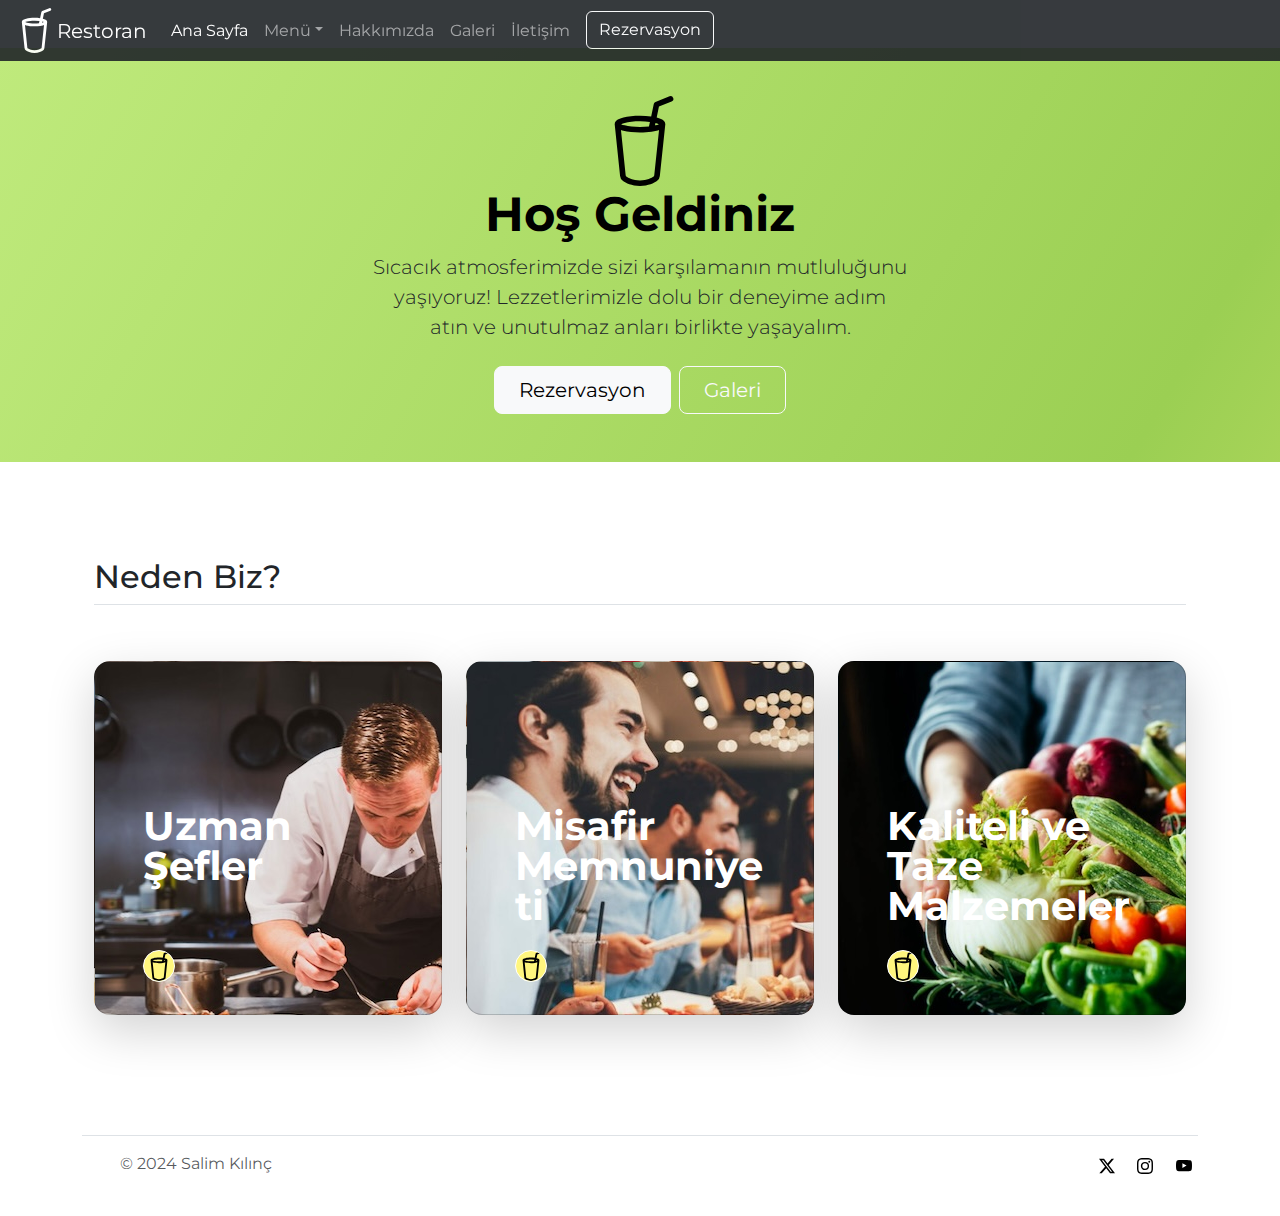
<file: index.html>
<!DOCTYPE html>
<html lang="tr-TR">
<head>
    <meta charset="UTF-8">
    <meta name="viewport" content="width=device-width, initial-scale=1.0">
    <title>Restoran</title>
    <link rel="icon" href="./assets/icons/cup-straw.svg">
    <link href="https://cdn.jsdelivr.net/npm/bootstrap@5.3.3/dist/css/bootstrap.min.css" rel="stylesheet" integrity="sha384-QWTKZyjpPEjISv5WaRU9OFeRpok6YctnYmDr5pNlyT2bRjXh0JMhjY6hW+ALEwIH" crossorigin="anonymous">
    <link rel="preconnect" href="https://fonts.googleapis.com">
    <link rel="preconnect" href="https://fonts.gstatic.com" crossorigin>
    <link href="https://fonts.googleapis.com/css2?family=Montserrat:ital,wght@0,100..900;1,100..900&display=swap" rel="stylesheet">
    <link href="./style.css" rel="stylesheet">
</head>
<body>
    <nav class="navbar navbar-expand-lg navbar-dark fixed-top bg-dark" aria-label="Fifth navbar example">
        <div class="container-fluid" bis_skin_checked="1">
          <img src="./assets/icons/cup-straw.svg" alt="cup-straw" style="height: 5vh; width: 5vh; filter: invert(100%) sepia(100%) saturate(0%) hue-rotate(288deg) brightness(102%) contrast(102%);">
          <a class="navbar-brand" href="./index.html">Restoran</a>
          <button class="navbar-toggler" type="button" data-bs-toggle="collapse" data-bs-target="#navbarsExample05" aria-controls="navbarsExample05" aria-expanded="false" aria-label="Toggle navigation">
            <span class="navbar-toggler-icon"></span>
          </button>
          <div class="collapse navbar-collapse" id="navbarsExample05" bis_skin_checked="1">
            <ul class="navbar-nav me-auto mb-2 mb-lg-0">
              <li class="nav-item">
                <a class="nav-link active" aria-current="page" href="./index.html">Ana Sayfa</a>
              </li>
              <li class="nav-item dropdown">
                <a class="nav-link dropdown-toggle" href="#" data-bs-toggle="dropdown" aria-expanded="false">Menü</a>
                <ul class="dropdown-menu">
                  <li><a class="dropdown-item" href="./assets/documents/menu.pdf" target="_blank">Kahvaltılar</a></li>
                  <li><a class="dropdown-item" href="./assets/documents/menu.pdf" target="_blank">Ana Yemekler</a></li>
                  <li><a class="dropdown-item" href="./assets/documents/menu.pdf" target="_blank">İçecekler</a></li>
                </ul>
              </li>
              <li class="nav-item">
                <a class="nav-link" href="./public/about.html">Hakkımızda</a>
              </li>
              <li class="nav-item">
                <a class="nav-link" href="./public/gallery.html">Galeri</a>
              </li>
              <li class="nav-item">
                <a class="nav-link" href="./public/contact.html">İletişim</a>
              </li>
              <li class="nav-item mx-2">
                <a href="./public/reservation.html" class="btn btn-outline-light" tabindex="-1" role="button">Rezervasyon</a>
              </li>
            </ul>
          </div>
        </div>
      </nav>
      <section id="home-hero" class="gradient-background">
        <div class="container">
            <div class="px-4 py-5 my-5 text-center" bis_skin_checked="1">
                <img src="./assets/icons/cup-straw.svg" alt="cup-straw" style="height: 10vh; width: 10vh;">
                <h1 class="display-5 fw-bold text-body-emphasis">Hoş Geldiniz</h1>
                <div class="col-lg-6 mx-auto" bis_skin_checked="1">
                    <p class="lead mb-4">Sıcacık atmosferimizde sizi karşılamanın mutluluğunu yaşıyoruz! Lezzetlerimizle dolu bir deneyime adım atın ve unutulmaz anları birlikte yaşayalım.</p>
                    <div class="d-grid gap-2 d-sm-flex justify-content-sm-center" bis_skin_checked="1">
                        <a href="./public/reservation.html" class="btn btn-light btn-lg px-4 gap-3" tabindex="-1" role="button">Rezervasyon</a>
                        <a href="./public/gallery.html" class="btn btn-outline-light btn-lg px-4 gap-3" tabindex="-1" role="button">Galeri</a>
                    </div>
                </div>
            </div>
        </div>
      </section>
      <section id="home-feature">
        <div class="container px-4 py-5" id="custom-cards" bis_skin_checked="1">
            <h2 class="pb-2 border-bottom">Neden Biz?</h2>
        
            <div class="row row-cols-1 row-cols-lg-3 align-items-stretch g-4 py-5" bis_skin_checked="1">
              <div class="col" bis_skin_checked="1">
                <div class="card card-cover h-100 overflow-hidden text-bg-dark rounded-4 shadow-lg" style="background-image: url('./assets/images/expert-chefs.jpeg');" bis_skin_checked="1">
                  <div class="d-flex flex-column h-100 p-5 pb-3 text-white text-shadow-1" bis_skin_checked="1">
                    <h3 class="pt-5 mt-5 mb-4 display-6 lh-1 fw-bold">Uzman Şefler</h3>
                    <ul class="d-flex list-unstyled mt-auto">
                      <li class="me-auto">
                        <img src="./assets/icons/cup-straw.svg" alt="Bootstrap" width="32" height="32" class="rounded-circle border border-white" style="background-color: #FFF67E;">
                      </li>
                    </ul>
                  </div>
                </div>
              </div>
        
              <div class="col" bis_skin_checked="1">
                <div class="card card-cover h-100 overflow-hidden text-bg-dark rounded-4 shadow-lg" style="background-image: url('./assets/images/customer-satisfaction.jpeg');" bis_skin_checked="1">
                  <div class="d-flex flex-column h-100 p-5 pb-3 text-white text-shadow-1" bis_skin_checked="1">
                    <h3 class="pt-5 mt-5 mb-4 display-6 lh-1 fw-bold">Misafir Memnuniyeti</h3>
                    <ul class="d-flex list-unstyled mt-auto">
                      <li class="me-auto">
                        <img src="./assets/icons/cup-straw.svg" alt="Bootstrap" width="32" height="32" class="rounded-circle border border-white" style="background-color: #FFF67E;">
                      </li>
                    </ul>
                  </div>
                </div>
              </div>
        
              <div class="col" bis_skin_checked="1">
                <div class="card card-cover h-100 overflow-hidden text-bg-dark rounded-4 shadow-lg" style="background-image: url('./assets/images/quality-and-fresh-ingredients.jpeg');" bis_skin_checked="1">
                  <div class="d-flex flex-column h-100 p-5 pb-3 text-shadow-1" bis_skin_checked="1">
                    <h3 class="pt-5 mt-5 mb-4 display-6 lh-1 fw-bold">Kaliteli ve Taze Malzemeler</h3>
                    <ul class="d-flex list-unstyled mt-auto">
                      <li class="me-auto">
                        <img src="./assets/icons/cup-straw.svg" alt="Bootstrap" width="32" height="32" class="rounded-circle border border-white" style="background-color: #FFF67E;">
                      </li>
                    </ul>
                  </div>
                </div>
              </div>
            </div>
          </div>
      </section>
      <div class="container" bis_skin_checked="1">
        <footer class="d-flex flex-wrap justify-content-between align-items-center py-3 my-4 border-top">
          <div class="col-md-4 d-flex align-items-center" bis_skin_checked="1">
            <a href="/" class="mb-3 me-2 mb-md-0 text-body-secondary text-decoration-none lh-1">
              <svg class="bi" width="30" height="24"><use xlink:href="#bootstrap"></use></svg>
            </a>
            <span class="mb-3 mb-md-0 text-body-secondary">© 2024 Salim Kılınç</span>
          </div>
          <ul class="nav col-md-4 justify-content-end list-unstyled d-flex">
            <li class="ms-3"><a class="text-body-secondary" href="#"><img src="./assets/icons/twitter-x.svg" alt="twitter-x"></a></li>
            <li class="ms-3"><a class="text-body-secondary" href="#"><img src="./assets/icons/instagram.svg" alt="instagram"></a></li>
            <li class="ms-3"><a class="text-body-secondary" href="#"><img src="./assets/icons/youtube.svg" alt="youtube"></a></li>
          </ul>
        </footer>
      </div>
      <script src="https://cdn.jsdelivr.net/npm/bootstrap@5.3.3/dist/js/bootstrap.bundle.min.js" integrity="sha384-YvpcrYf0tY3lHB60NNkmXc5s9fDVZLESaAA55NDzOxhy9GkcIdslK1eN7N6jIeHz" crossorigin="anonymous"></script>
</body>
</html>
</file>
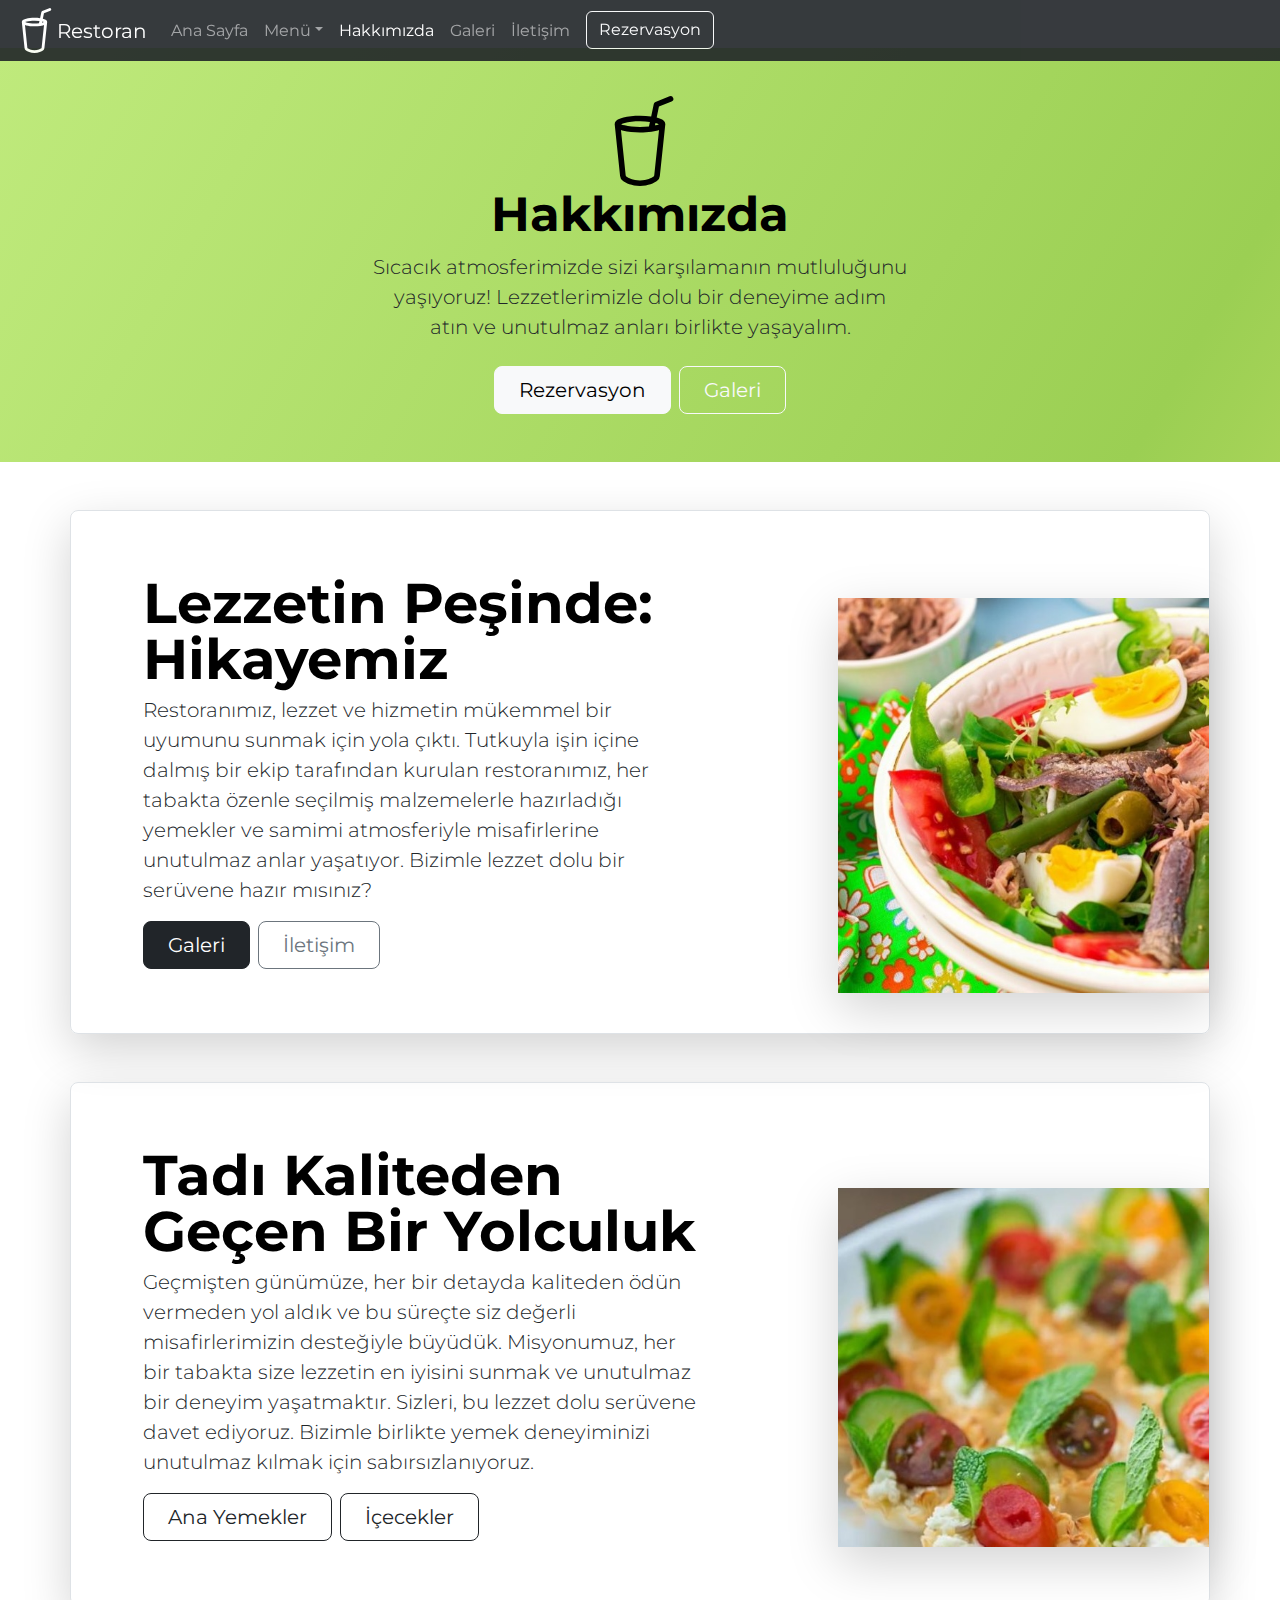
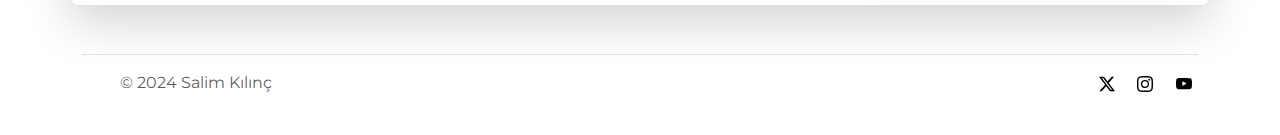
<file: public/about.html>
<!DOCTYPE html>
<html lang="tr-TR">
<head>
    <meta charset="UTF-8">
    <meta name="viewport" content="width=device-width, initial-scale=1.0">
    <title>Hakkımızda | Restoran</title>
    <link rel="icon" href="../assets/icons/cup-straw.svg">
    <link href="https://cdn.jsdelivr.net/npm/bootstrap@5.3.3/dist/css/bootstrap.min.css" rel="stylesheet" integrity="sha384-QWTKZyjpPEjISv5WaRU9OFeRpok6YctnYmDr5pNlyT2bRjXh0JMhjY6hW+ALEwIH" crossorigin="anonymous">
    <link rel="preconnect" href="https://fonts.googleapis.com">
    <link rel="preconnect" href="https://fonts.gstatic.com" crossorigin>
    <link href="https://fonts.googleapis.com/css2?family=Montserrat:ital,wght@0,100..900;1,100..900&display=swap" rel="stylesheet">
    <link href="../style.css" rel="stylesheet">
</head>
<body>
    <nav class="navbar navbar-expand-lg navbar-dark fixed-top bg-dark" aria-label="Fifth navbar example">
        <div class="container-fluid" bis_skin_checked="1">
          <img src="../assets/icons/cup-straw.svg" alt="cup-straw" style="height: 5vh; width: 5vh; filter: invert(100%) sepia(100%) saturate(0%) hue-rotate(288deg) brightness(102%) contrast(102%);">
          <a class="navbar-brand" href="../index.html">Restoran</a>
          <button class="navbar-toggler" type="button" data-bs-toggle="collapse" data-bs-target="#navbarsExample05" aria-controls="navbarsExample05" aria-expanded="false" aria-label="Toggle navigation">
            <span class="navbar-toggler-icon"></span>
          </button>
          <div class="collapse navbar-collapse" id="navbarsExample05" bis_skin_checked="1">
            <ul class="navbar-nav me-auto mb-2 mb-lg-0">
              <li class="nav-item">
                <a class="nav-link" href="../index.html">Ana Sayfa</a>
              </li>
              <li class="nav-item dropdown">
                <a class="nav-link dropdown-toggle" href="#" data-bs-toggle="dropdown" aria-expanded="false">Menü</a>
                <ul class="dropdown-menu">
                  <li><a class="dropdown-item" href="../assets/documents/menu.pdf" target="_blank">Kahvaltılar</a></li>
                  <li><a class="dropdown-item" href="../assets/documents/menu.pdf" target="_blank">Ana Yemekler</a></li>
                  <li><a class="dropdown-item" href="../assets/documents/menu.pdf" target="_blank">İçecekler</a></li>
                </ul>
              </li>
              <li class="nav-item">
                <a class="nav-link active" aria-current="page" href="./about.html">Hakkımızda</a>
              </li>
              <li class="nav-item">
                <a class="nav-link" href="./gallery.html">Galeri</a>
              </li>
              <li class="nav-item">
                <a class="nav-link" href="./contact.html">İletişim</a>
              </li>
              <li class="nav-item mx-2">
                <a href="./reservation.html" class="btn btn-outline-light" tabindex="-1" role="button">Rezervasyon</a>
              </li>
            </ul>
          </div>
        </div>
      </nav>
      <section id="about-hero" class="gradient-background">
        <div class="container">
            <div class="px-4 py-5 my-5 text-center" bis_skin_checked="1">
                <img src="../assets/icons/cup-straw.svg" alt="cup-straw" style="height: 10vh; width: 10vh;">
                <h1 class="display-5 fw-bold text-body-emphasis">Hakkımızda</h1>
                <div class="col-lg-6 mx-auto" bis_skin_checked="1">
                    <p class="lead mb-4">Sıcacık atmosferimizde sizi karşılamanın mutluluğunu yaşıyoruz! Lezzetlerimizle dolu bir deneyime adım atın ve unutulmaz anları birlikte yaşayalım.</p>
                    <div class="d-grid gap-2 d-sm-flex justify-content-sm-center" bis_skin_checked="1">
                        <a href="./reservation.html" class="btn btn-light btn-lg px-4 gap-3" tabindex="-1" role="button">Rezervasyon</a>
                        <a href="./gallery.html" class="btn btn-outline-light btn-lg px-4 gap-3" tabindex="-1" role="button">Galeri</a>
                    </div>
                </div>
            </div>
        </div>
      </section>
      <div class="container my-5" bis_skin_checked="1">
        <div class="row p-4 pb-0 pe-lg-0 pt-lg-5 align-items-center rounded-3 border shadow-lg" bis_skin_checked="1">
          <div class="col-lg-7 p-3 p-lg-5 pt-lg-3" bis_skin_checked="1">
            <h1 class="display-4 fw-bold lh-1 text-body-emphasis">Lezzetin Peşinde: Hikayemiz</h1>
            <p class="lead">Restoranımız, lezzet ve hizmetin mükemmel bir uyumunu sunmak için yola çıktı. Tutkuyla işin içine dalmış bir ekip tarafından kurulan restoranımız, her tabakta özenle seçilmiş malzemelerle hazırladığı yemekler ve samimi atmosferiyle misafirlerine unutulmaz anlar yaşatıyor. Bizimle lezzet dolu bir serüvene hazır mısınız?</p>
            <div class="d-grid gap-2 d-md-flex justify-content-md-start mb-4 mb-lg-3" bis_skin_checked="1">
              <a href="./gallery.html" class="btn btn-dark btn-lg px-4 gap-3" tabindex="-1" role="button">Galeri</a>
              <a href="./contact.html" class="btn btn-outline-secondary btn-lg px-4 gap-3" tabindex="-1" role="button">İletişim</a>
            </div>
          </div>
          <div class="col-lg-4 offset-lg-1 p-0 overflow-hidden shadow-lg" bis_skin_checked="1">
              <img class="rounded-lg-3" src="../assets/images/about-photo-1.jpeg" alt="" width="720">
          </div>
        </div>
      </div>
      <div class="container my-5" bis_skin_checked="1">
        <div class="row p-4 pb-0 pe-lg-0 pt-lg-5 align-items-center rounded-3 border shadow-lg" bis_skin_checked="1">
          <div class="col-lg-7 p-3 p-lg-5 pt-lg-3" bis_skin_checked="1">
            <h1 class="display-4 fw-bold lh-1 text-body-emphasis">Tadı Kaliteden Geçen Bir Yolculuk</h1>
            <p class="lead">Geçmişten günümüze, her bir detayda kaliteden ödün vermeden yol aldık ve bu süreçte siz değerli misafirlerimizin desteğiyle büyüdük. Misyonumuz, her bir tabakta size lezzetin en iyisini sunmak ve unutulmaz bir deneyim yaşatmaktır. Sizleri, bu lezzet dolu serüvene davet ediyoruz. Bizimle birlikte yemek deneyiminizi unutulmaz kılmak için sabırsızlanıyoruz.</p>
            <div class="d-grid gap-2 d-md-flex justify-content-md-start mb-4 mb-lg-3" bis_skin_checked="1">
              <a href="../assets/documents/menu.pdf" class="btn btn-outline-dark btn-lg px-4 gap-3" tabindex="-1" role="button" target="_blank">Ana Yemekler</a>
              <a href="../assets/documents/menu.pdf" class="btn btn-outline-dark btn-lg px-4 gap-3" tabindex="-1" role="button" target="_blank">İçecekler</a>
            </div>
          </div>
          <div class="col-lg-4 offset-lg-1 p-0 overflow-hidden shadow-lg" bis_skin_checked="1">
              <img class="rounded-lg-3" src="../assets/images/about-photo-2.jpeg" alt="" width="720">
          </div>
        </div>
      </div>
      <div class="container" bis_skin_checked="1">
        <footer class="d-flex flex-wrap justify-content-between align-items-center py-3 my-4 border-top">
          <div class="col-md-4 d-flex align-items-center" bis_skin_checked="1">
            <a href="/" class="mb-3 me-2 mb-md-0 text-body-secondary text-decoration-none lh-1">
              <svg class="bi" width="30" height="24"><use xlink:href="#bootstrap"></use></svg>
            </a>
            <span class="mb-3 mb-md-0 text-body-secondary">© 2024 Salim Kılınç</span>
          </div>
          <ul class="nav col-md-4 justify-content-end list-unstyled d-flex">
            <li class="ms-3"><a class="text-body-secondary" href="#"><img src="../assets/icons/twitter-x.svg" alt="twitter-x"></a></li>
            <li class="ms-3"><a class="text-body-secondary" href="#"><img src="../assets/icons/instagram.svg" alt="instagram"></a></li>
            <li class="ms-3"><a class="text-body-secondary" href="#"><img src="../assets/icons/youtube.svg" alt="youtube"></a></li>
          </ul>
        </footer>
      </div>
      <script src="https://cdn.jsdelivr.net/npm/bootstrap@5.3.3/dist/js/bootstrap.bundle.min.js" integrity="sha384-YvpcrYf0tY3lHB60NNkmXc5s9fDVZLESaAA55NDzOxhy9GkcIdslK1eN7N6jIeHz" crossorigin="anonymous"></script>
</body>
</html>
</file>
<file: style.css>
.box {
    height: 1000px;
    width: 100%;
    background-color: cadetblue;
    display: flex;
    justify-content: center;
    align-items: center;
    font-size: 20vh;
}

.gradient-background {
    background: linear-gradient(300deg, #FFF67E, #9BCF53, #BFEA7C);
    background-size: 180% 180%;
    animation: gradient-animation 18s ease infinite;
  }
  
  @keyframes gradient-animation {
    0% {
      background-position: 0% 50%;
    }
    50% {
      background-position: 100% 50%;
    }
    100% {
      background-position: 0% 50%;
    }
  }

body {
    font-family: "Montserrat", sans-serif;
}

.navbar {
    opacity: 0.9;
}

.ms-3 {
    height: 2.5vh;
    width: 2.5vh;
}
</file>
